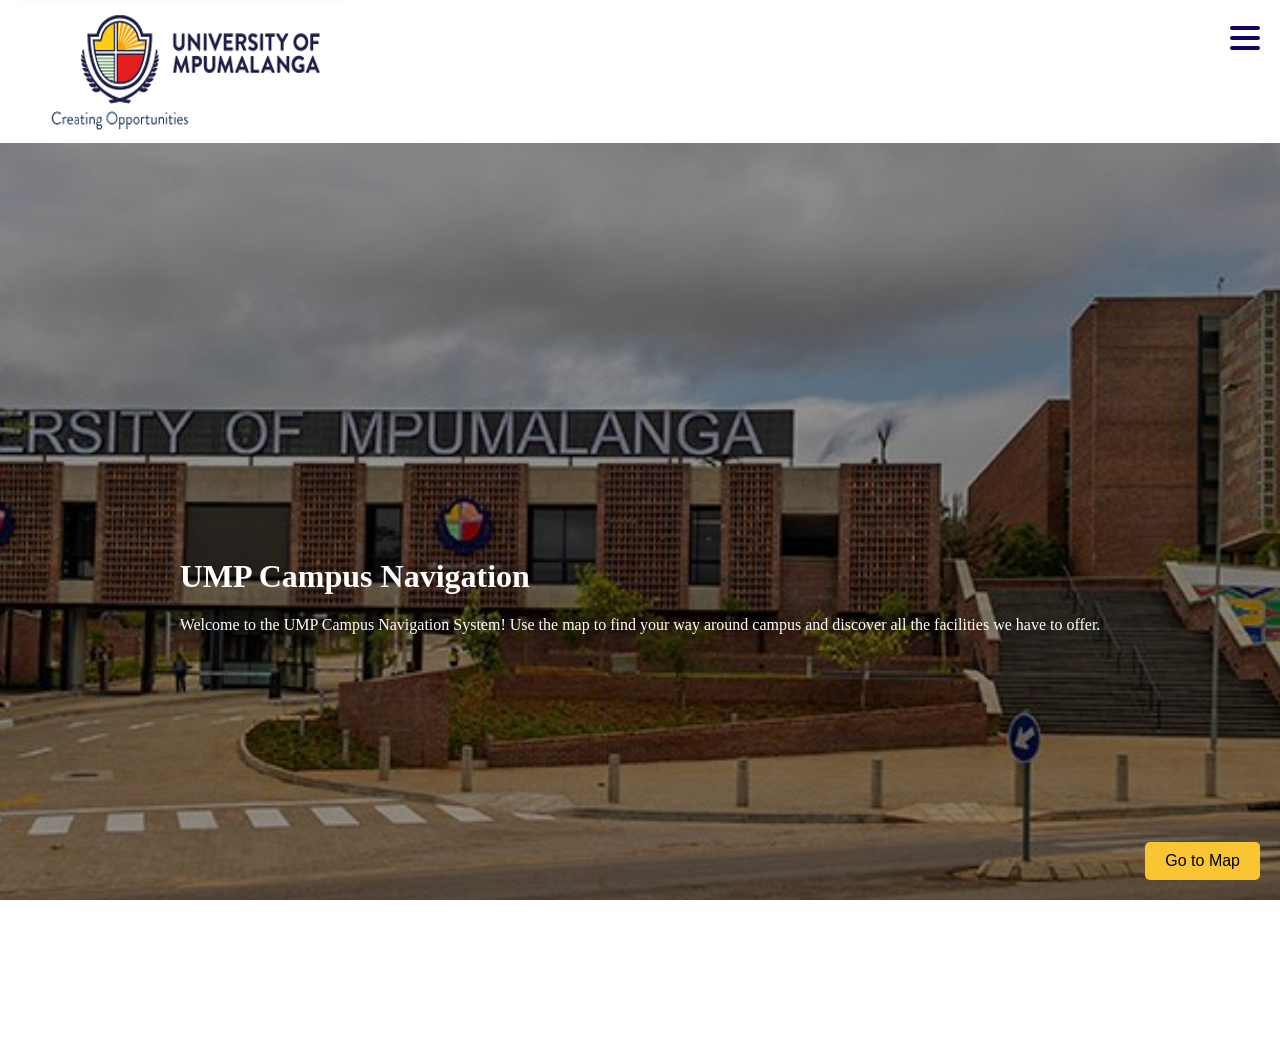
<file: index.html>
<!DOCTYPE html>      
<html lang="en">
<head>
    <meta charset="UTF-8">
    <meta name="viewport" content="width=device-width, initial-scale=1.0">
    <title>UMP Campus Map</title>
  <link rel="stylesheet" href="styles/style.css">
</head>
<body>

  <header>
    
<img src="media/logo.png" alt="logo" class="logo">

    
   <div class="nav-container">

  <div class="hamburger" onclick="toggleMenu()">
    <span></span>
    <span></span>
    <span></span>
  </div>

  <div class="dropdown" id="menu">
    <a href="login.html">Login</a>
    <a href="signup.html">Sign Up</a>
  </div>

</div>
    
  </header>

  <main class="main-content">
    
 

<div class="container">
  <h1>UMP Campus Navigation</h1>
  <p>Welcome to the UMP Campus Navigation System! Use the map to find your way around campus and discover all the facilities we have to offer.</p>



  <div class="btn-container">
    <button onclick="gomap()">Go to Map</button>
  </div>
</div>

 </main>

<script>
function gomap() {
  window.location.href = "/Learning/map2.html";
}

</script>

<script >function toggleMenu() {
  const menu = document.getElementById("menu");
  const burger = document.querySelector(".hamburger");

  menu.classList.toggle("show");
  burger.classList.toggle("active");
}

/* close when clicking outside */
window.addEventListener("click", function(e) {
  const menu = document.getElementById("menu");
  const burger = document.querySelector(".hamburger");

  if (!burger.contains(e.target) && !menu.contains(e.target)) {
    menu.classList.remove("show");
    burger.classList.remove("active");
  }
});</script>
 
</body>
</html>
</file>
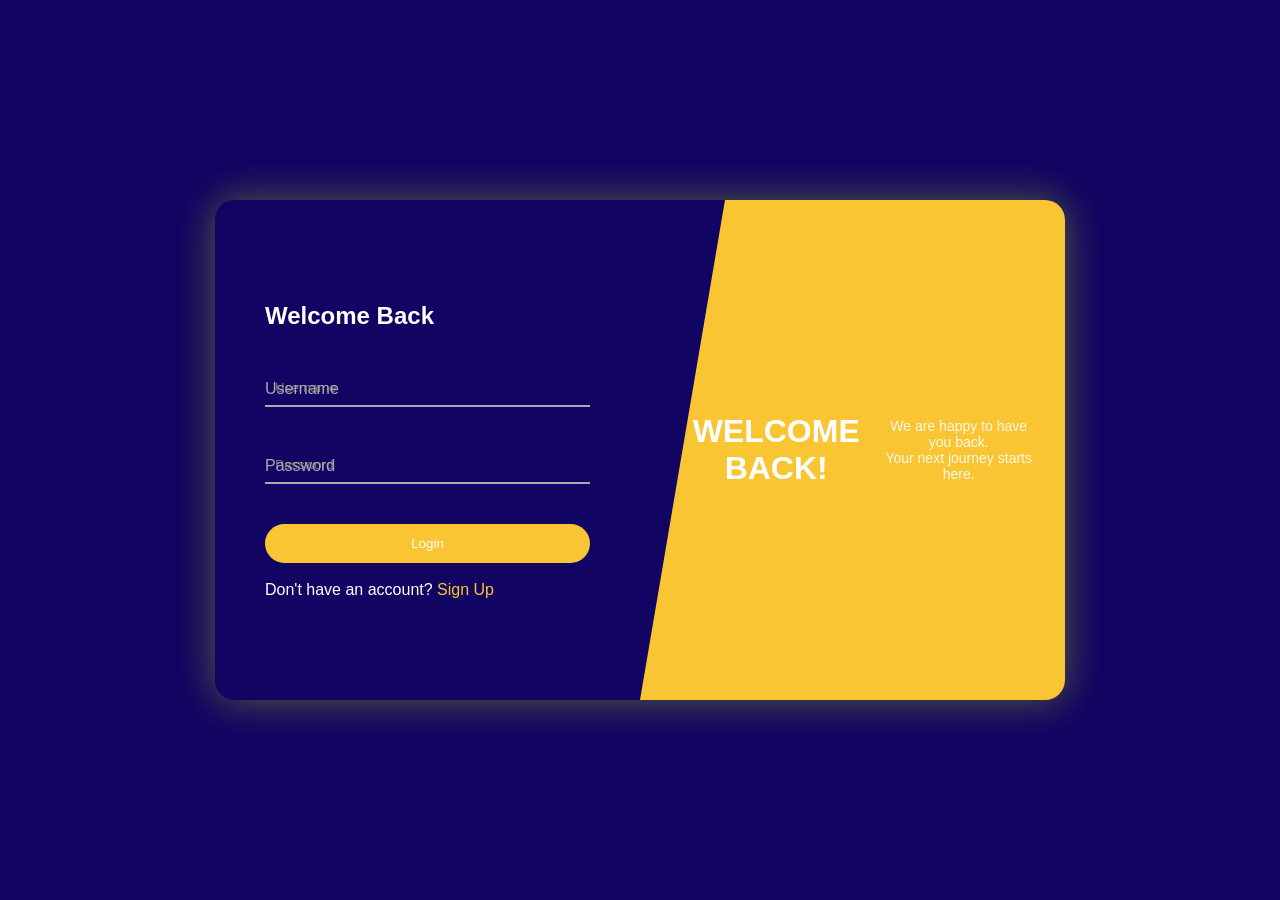
<file: login.html>
<!DOCTYPE html>
<html lang="en">
<head>
  <meta charset="UTF-8">
  <meta name="viewport" content="width=device-width, initial-scale=1.0">
  <title>Login</title>
  <link rel="stylesheet" href="styles/login.css">
</head>
<body>

  <div class="container">

  <!-- LEFT: FORM -->
  <div class="form-section">
    <h2>Welcome Back</h2>

    <div class="input-box">
      <input type="text" id="loginEmail" required title="Username" placeholder="Username">
      <label for="loginEmail">Username</label>
    </div>

    <div class="input-box">
      <input type="password" id="loginPassword" required title="Password" placeholder="Password">
      <label for="loginPassword">Password</label>
    </div>

    <button class="btn" onclick="login()">Login</button> <br>

    <p>Don't have an account?
      <a href="signup.html">Sign Up</a>
    </p>
  </div>

  <!-- RIGHT: SIDEBOX -->
  <div class="sidebox">
    <h1>WELCOME BACK!</h1>
    <p>We are happy to have you back.<br>
        Your next journey starts here.</p>
  </div>

</div>
  <script src="app.js"></script>
</body>
</html>
</file>
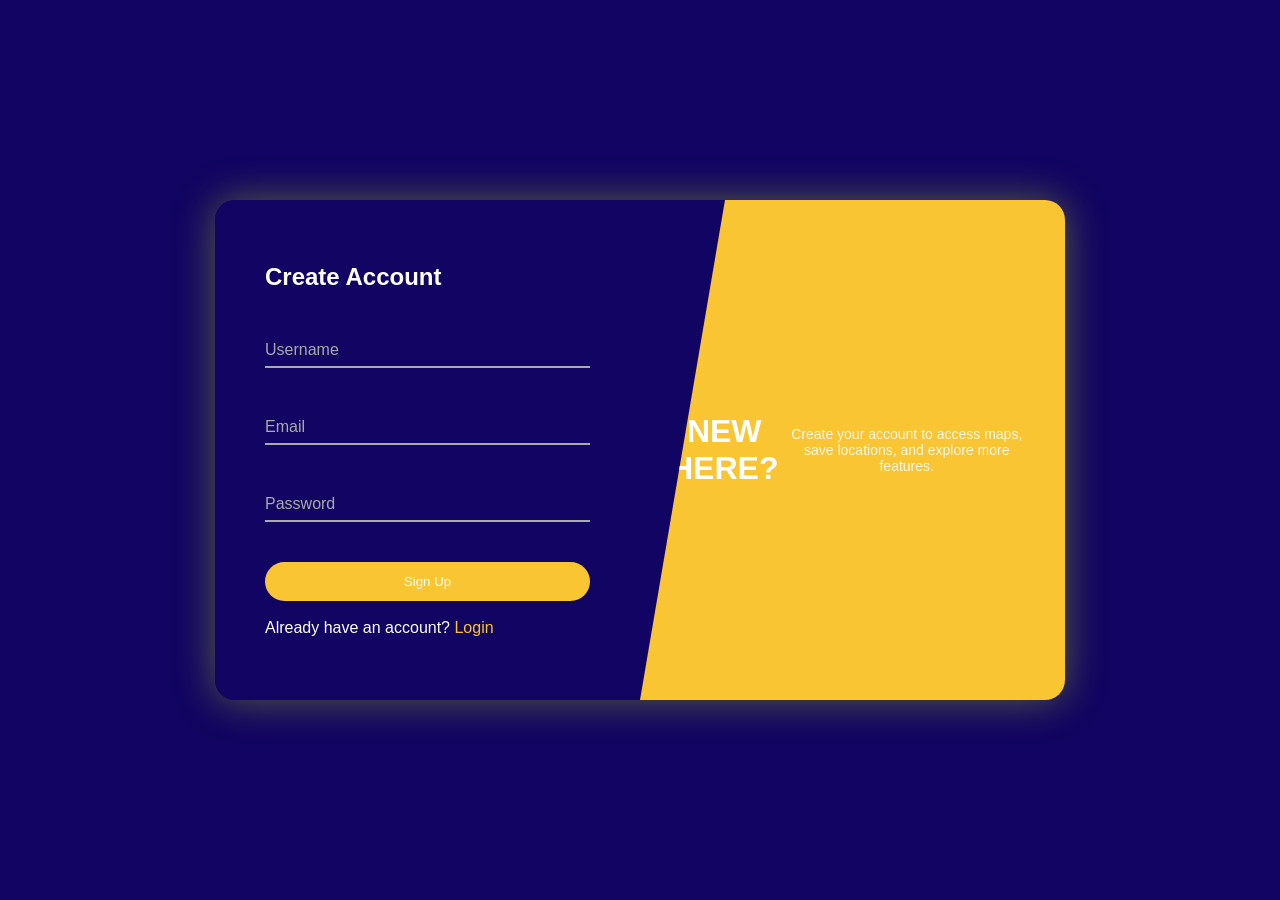
<file: signup.html>
<!DOCTYPE html>
<html lang="en">
<head>
  <meta charset="UTF-8">
  <meta name="viewport" content="width=device-width, initial-scale=1.0">
  <title>Sign Up</title>
  <link rel="stylesheet" href="styles/login.css">
</head>
<body>
  <div class="container">

  <!-- LEFT: FORM -->
  <div class="form-section">
    <h2>Create Account</h2>

    <div class="input-box">
      <input type="text" id="signupUsername" required>
      <label>Username</label>
    </div>

    <div class="input-box">
      <input type="email" id="signupEmail" required>
      <label>Email</label>
    </div>

    <div class="input-box">
      <input type="password" id="signupPassword" required>
      <label>Password</label>
    </div>

    <button class="btn signup" onclick="signup()">Sign Up</button>
    <br>

    <p>Already have an account?
      <a href="login.html">Login</a>
    </p>
  </div>

  <!-- RIGHT: SIDEBOX -->
  <div class="sidebox">
    <h1>NEW HERE?</h1>
    <p>Create your account to access maps, save locations, and explore more features.</p>
  </div>

</div>
  <script src="app.js"></script>
</body>
</html>
</file>
<file: styles/style.css>
@import url('https://fonts.googleapis.com/css2?family=Lato:ital,wght@0,100;0,300;0,400;0,700;0,900;1,100;1,300;1,400;1,700;1,900&display=swap');
body {
  margin: 0;
  padding: 0;
}

header {
 background-color: white;
 display: flex;
 align-items: center;
 justify-content: space-between;
}

.logo {
 font-size: 24px;
 font-weight: bold;
 margin-left: 20px;
 
}

nav {
 margin-right: 20px;
 
}

.nav-container {
  position: fixed;
  top: 20px;
  right: 20px;
   z-index: 9999;
}

/* HAMBURGER */
.hamburger {
  width: 30px;
  cursor: pointer;
}

.hamburger span {
  display: block;
  height: 4px;
  margin: 6px 0;
  background: #110462;
  border-radius: 2px;
  transition: 0.3s;
  
}

/* HAMBURGER ANIMATION (TO X) */
.hamburger.active span:nth-child(1) {
  transform: rotate(45deg) translate(5px, 5px);
}

.hamburger.active span:nth-child(2) {
  opacity: 0;
}

.hamburger.active span:nth-child(3) {
  transform: rotate(-45deg) translate(7px, -7px);
}

/* DROPDOWN */
.dropdown {
  position: absolute;
  top: 45px;
  right: 0;
  width: 150px;
  background: #110462;
  border-radius: 10px;
  overflow: hidden;

  opacity: 0;
  transform: translateY(-10px);
  pointer-events: none;
  transition: 0.3s;
}

.dropdown a {
  display: block;
  padding: 12px;
  color: white;
  text-decoration: none;
}

.dropdown a:hover {
  background:#Fac532 ;
}

/* SHOW MENU */
.dropdown.show {
  opacity: 1;
  transform: translateY(0);
  pointer-events: auto;
}

.main-content {
  display: flex;
  background-color: #Fac532;
background: url('/media/background2.jpg')  no-repeat center center fixed;
color: white;
background-size: cover;
height: 100vh;

}
.btn-container {
  position: absolute;
  bottom: 20px;
  right: 20px;
}
main {
 flex: 1;
 display: flex;
 flex-direction: column;
 align-items: center;
 justify-content: center;}

button {
 background-color: #Fac532;
 color: black;
 border: none;
 padding: 10px 20px;
 font-size: 16px;
 cursor: pointer;
 margin-top: 20px;
 
} 

.btn-container {
  position: absolute;
  bottom: 20px;
  right: 20px;
  
}

.btn-container button {
  margin-left: 10px;
  border-radius: 5px;
}

BUTTON:hover {
 background-color: rgb(14, 165, 32);
}
</file>
<file: styles/login.css>
* {
  margin: 0;
  padding: 0;
  box-sizing: border-box;
  font-family: 'Poppins', sans-serif;
}

body {
  height: 100vh;
  background: #110462;
  display: flex;
  justify-content: center;
  align-items: center;
}

/* MAIN CONTAINER */
.container {
  display: flex;
  width: 850px;
  height: 500px;
  border-radius: 20px;
  overflow: hidden;
  box-shadow: 0 0 40px rgba(195, 233, 9, 0.4);
}

/* LEFT SIDE (FORM) */
.form-section {
  width: 50%;
  background:#110462;
  padding: 50px;
  color: white;
  display: flex;
  flex-direction: column;
  justify-content: center;
}

/* TITLE */
.form-section h2 {
  margin-bottom: 20px;
}

/* INPUT */
.input-box {
  position: relative;
  margin: 20px 0;
}

.input-box input {
  width: 100%;
  padding: 10px;
  background: transparent;
  border: none;
  border-bottom: 2px solid #aaa;
  outline: none;
  color: white;
}

.input-box label {
  position: absolute;
  top: 10px;
  left: 0;
  color: #aaa;
  transition: 0.3s;
}

.input-box input:focus ~ label,
.input-box input:valid ~ label {
  top: -10px;
  font-size: 12px;
  color: #Fac532;
}

/* BUTTON */
.btn {
  margin-top: 20px;
  padding: 12px;
  border: none;
  width: 100%;
  background: linear-gradient(45deg, #Fac532, #Fac532);
  border-radius: 25px;
  cursor: pointer;
  color: white;
  transition: 0.3s;
}

.btn:hover {
  box-shadow: 0 0 15px #Fac532;
}

.btn:active {
  transform: scale(1.05);
}

/* SIGNUP BUTTON DIFFERENT COLOR */
.signup {
  background: linear-gradient(45deg,#Fac532, #Fac532);
}

.signup:hover {
  box-shadow: 0 0 15px #Fac532;
}

/* LINK */
a {
  color: #Fac532;
  text-decoration: none;
}

/* RIGHT SIDE (DIAGONAL PANEL) */
.sidebox {
  width: 50%;
  background: linear-gradient(45deg, #Fac532, #Fac532);
  color: white;
  display: flex;
  justify-content: center;
  align-items: center;
  text-align: center;
  padding: 30px;

  /* 🔺 THIS CREATES THE DIAGONAL SHAPE */
  clip-path: polygon(20% 0, 100% 0, 100% 100%, 0% 100%);
}


.sidebox p {
  font-size: 14px;
  opacity: 0.9;
}
</file>
